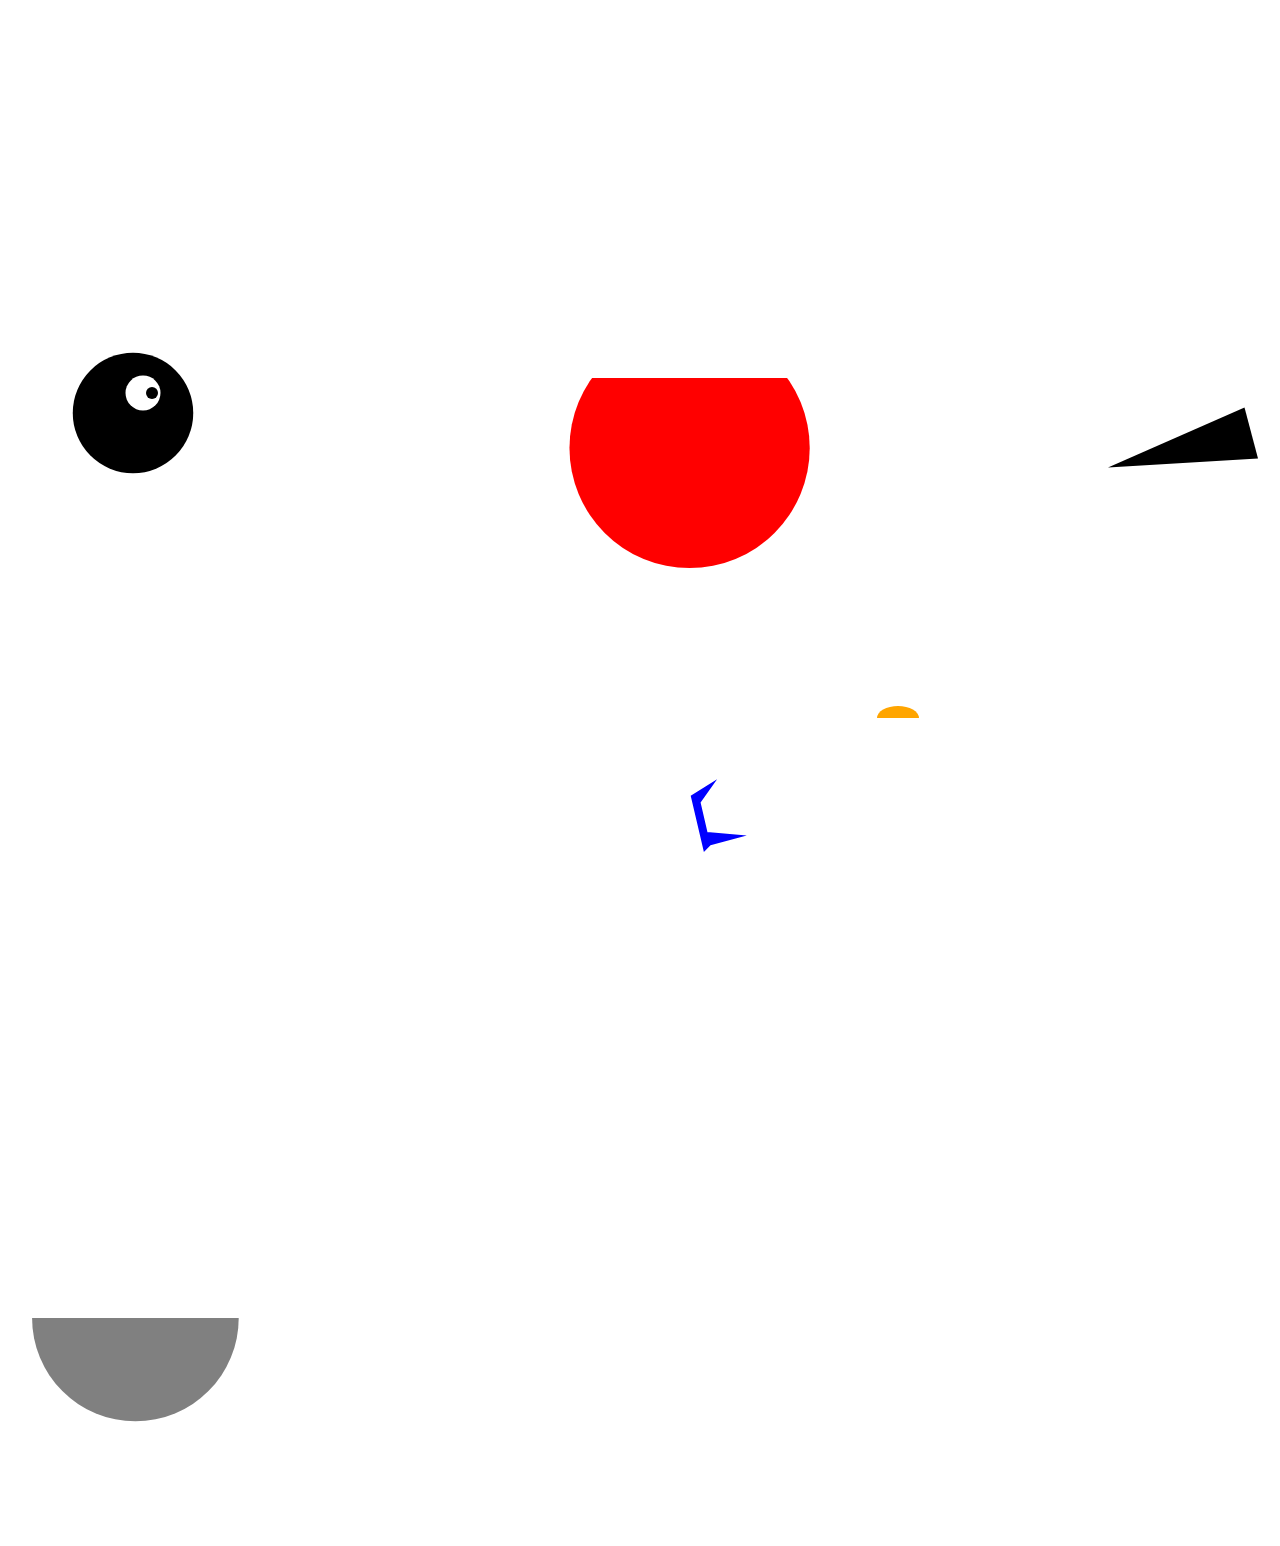
<file: Bird-animation/index.html>
<!DOCTYPE html>
<html lang="en">
<head>
    <meta charset="UTF-8">
    <meta name="viewport" content="width=device-width, initial-scale=1.0">
    <title>Document</title>
    <link rel="stylesheet" href="style.css">
</head>
<body>

    <div class="body"></div>
    
    <div class="bird">

    <div class="head">
        <div class="eye">
            <div class="small"></div>
        </div>
    </div>
    <div class="foot"></div>
    <div class="tail"></div>
    <div class="beak"></div>
    <div class="wing"></div>

    </div>
</body>
</html>
</file>
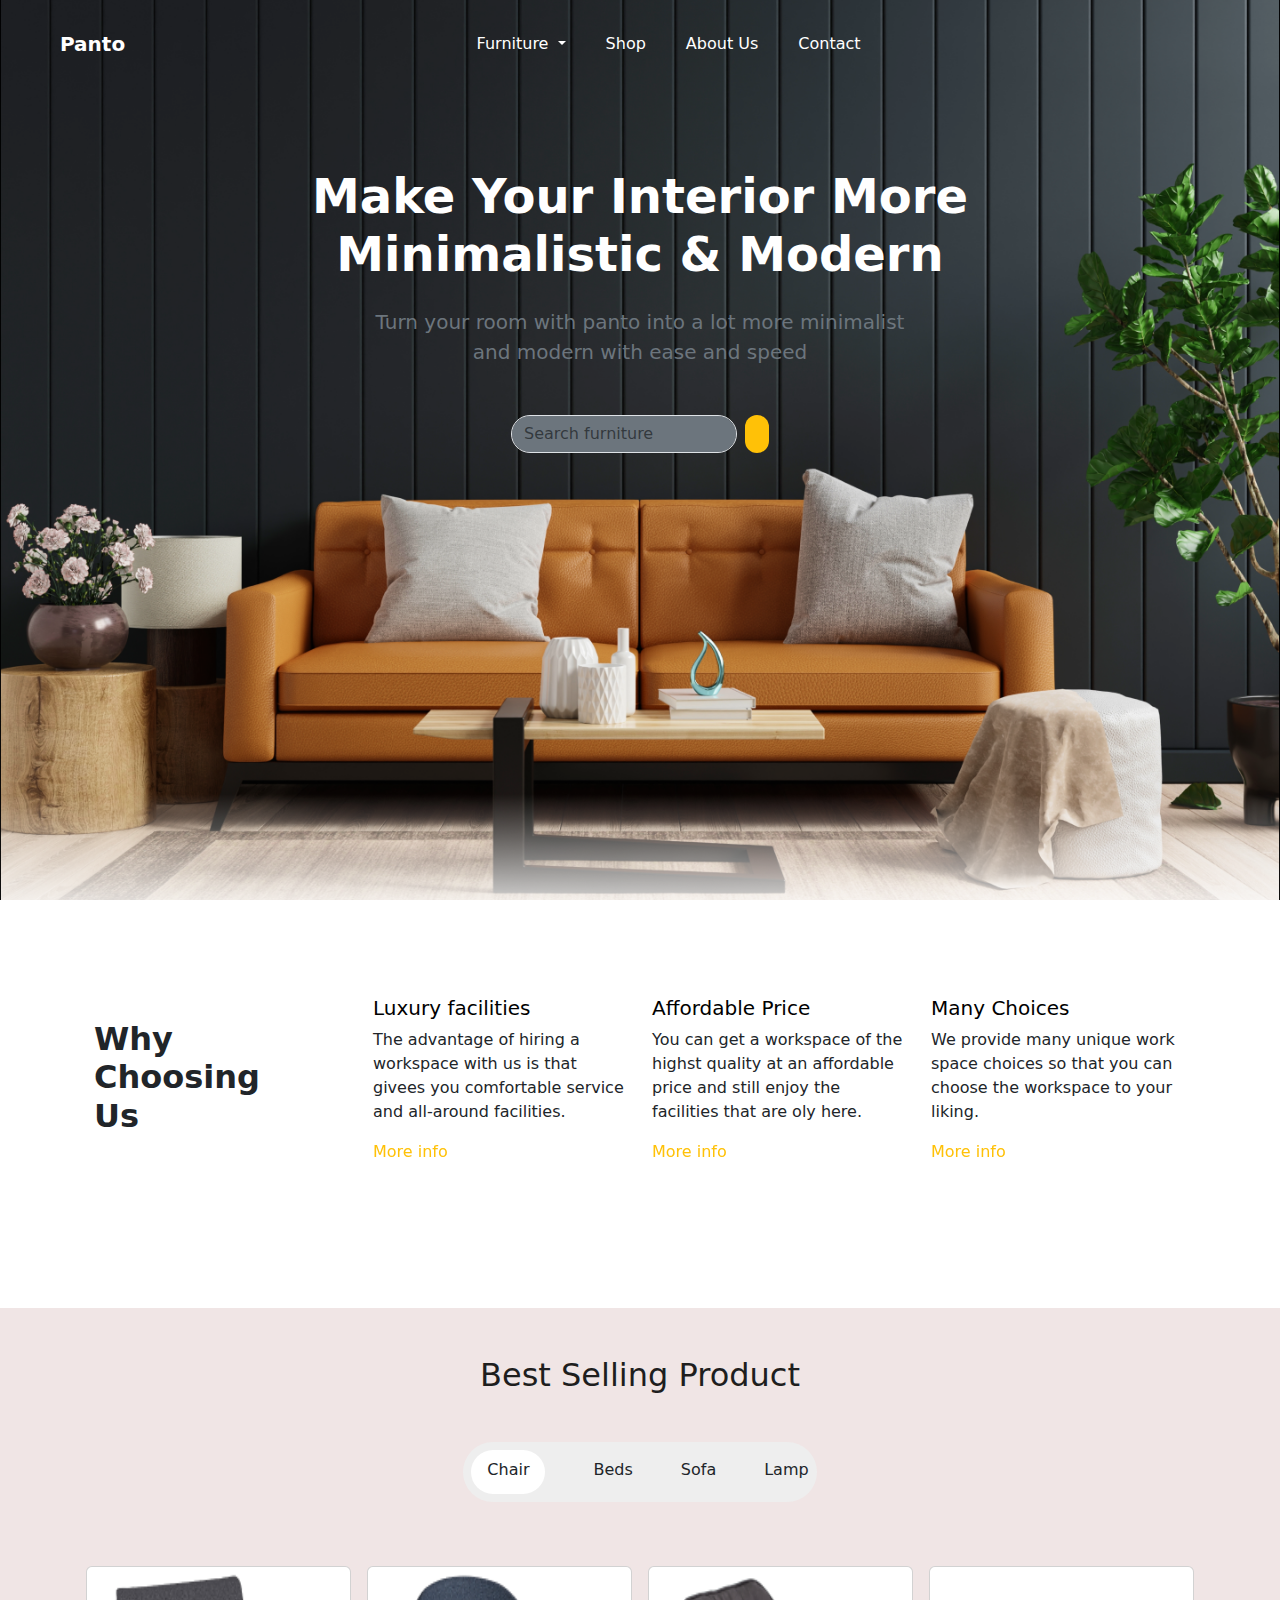
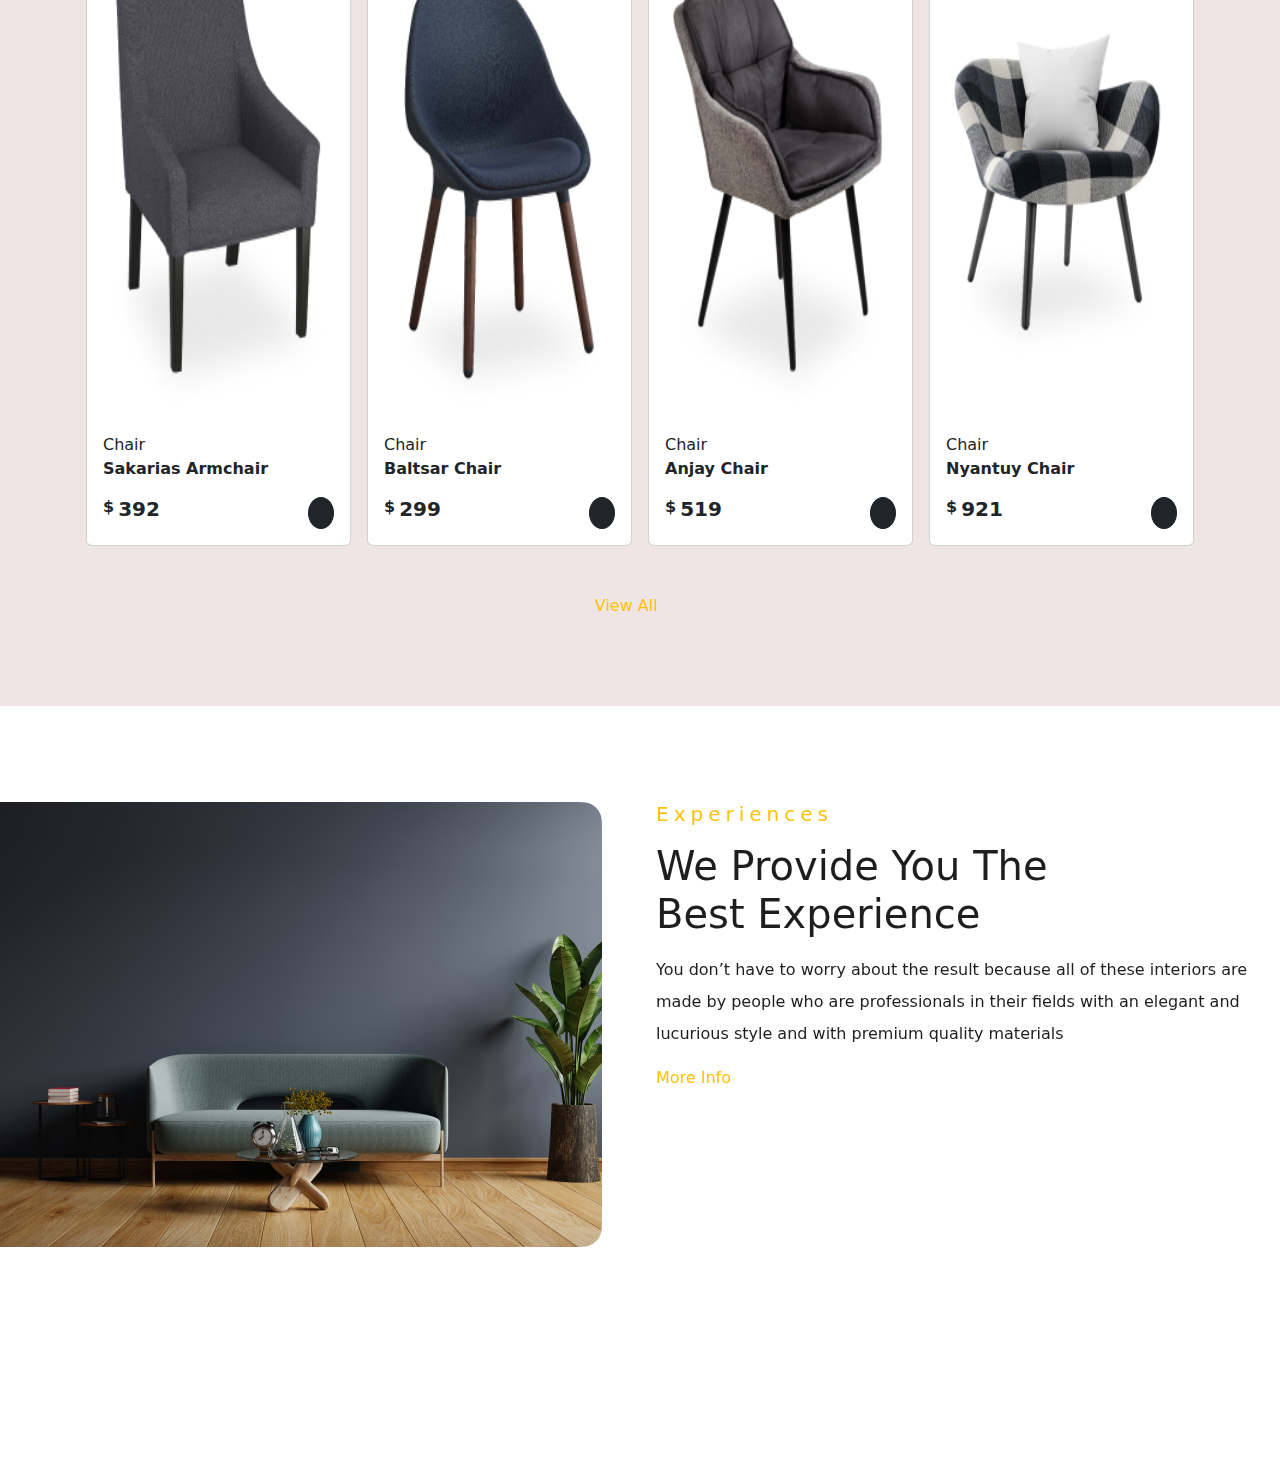
<file: Furniture/index.html>
<!DOCTYPE html>
<html lang="en">

<head>
    <meta charset="UTF-8">
    <meta name="viewport" content="width=device-width, initial-scale=1.0">
    <link rel="stylesheet" href="bootstrap-5.3.2-dist/bootstrap-5.3.2-dist/css/bootstrap.min.css">
    <title>Document</title>
    <link rel="stylesheet" href="style.css">
    <link rel="stylesheet" href="https://cdnjs.cloudflare.com/ajax/libs/font-awesome/6.4.2/css/all.min.css"
        integrity="sha512-z3gLpd7yknf1YoNbCzqRKc4qyor8gaKU1qmn+CShxbuBusANI9QpRohGBreCFkKxLhei6S9CQXFEbbKuqLg0DA=="
        crossorigin="anonymous" referrerpolicy="no-referrer" />
</head>

<body>

    <section class="hero">
        <header>
            <nav class="navbar navbar-expand-lg pt-4">
                <div class="container-fluid ">
                    <a class="navbar-brand ms-5 text-white fw-bold" href="#">Panto</a>
                    <button class="navbar-toggler" type="button" data-bs-toggle="collapse"
                        data-bs-target="#navbarNavDropdown" aria-controls="navbarNavDropdown" aria-expanded="false"
                        aria-label="Toggle navigation">
                        <span class="navbar-toggler-icon"></span>
                    </button>
                    <div class="collapse navbar-collapse" id="navbarNavDropdown">
                        <ul class="navbar-nav mx-auto ">
                            <li class="nav-item dropdown">
                                <a class="nav-link dropdown-toggle text-white me-4" href="#" role="button"
                                    data-bs-toggle="dropdown" aria-expanded="false">
                                    Furniture
                                </a>
                                <ul class="dropdown-menu">
                                    <li><a class="dropdown-item" href="#">Shop</a></li>
                                    <li><a class="dropdown-item" href="#">About Us</a></li>
                                    <li><a class="dropdown-item" href="#">Contact</a></li>
                                </ul>
                            </li>
                            <li class="nav-item ">
                                <a class="nav-link text-white me-4" href="#">Shop</a>
                            </li>
                            <li class="nav-item">
                                <a class="nav-link text-white me-4" href="#">About Us</a>
                            </li>
                            <li class="nav-item">
                                <a class="nav-link text-white me-4" href="#">Contact</a>
                            </li>

                        </ul>
                        <i class="fa-solid fa-bag-shopping me-5 fs-3 text-white">
                            <!-- <i class="fa-brands fa-creative-commons-zero fs-6"></i> -->
                        </i>


                    </div>
                </div>
            </nav>
        </header>

        <div class=" text-secondary px-4 py-5 text-center lh-base">
            <div class="py-5 ">
                <h1 class="display-5 fw-bold text-white  ">Make Your Interior More <br> Minimalistic & Modern</h1>
                <div class="col-lg-6 mx-auto">
                    <p class="fs-5 mb-5 mt-4">Turn your room with panto into a lot more minimalist <br> and modern with
                        ease
                        and speed</p>
                    <div class="d-grid gap-2 d-sm-flex justify-content-sm-center">
                         <!-- <img src="image/search.png" alt=""> -->
                        
                        
                        <form class="d-flex justify-content-center" role="search">
                            <input class="form-control me-2 rounded-5 text-bg-secondary  " type="search"
                                placeholder="Search furniture" aria-label="Search" id="search">
                            <label for="search">
                                <div class="text-bg-warning  rounded-5 p-1 ">
                                    <i class="fa-solid fa-magnifying-glass p-2 text-white fs-5"></i>
                                </div>
                            </label>
                        </form>
                    </div>
                </div>
            </div>
        </div>
    </section>

    <section class="features">
        <div class="container px-4 py-5" id="featured-3">
            <div class="row g-4 py-5 row-cols-1 row-cols-lg-4">
                <div class="feature col pt-4 ">
                    <h2 class="fw-bold w-75 fs-2">Why Choosing Us</h2>
                </div>
                <div class="feature col">

                    <h3 class="fs-5 text-body-emphasis">Luxury facilities</h3>
                    <p>The advantage of hiring a workspace with us is that givees you comfortable service and all-around
                        facilities.</p>
                    <a href="#" class="icon-link text-warning text-decoration-none">
                        More info
                        <i class="fa-solid fa-arrow-right-long"></i>
                        <svg class="bi">
                            <use xlink:href="#chevron-right"></use>
                        </svg>
                    </a>
                </div>
                <div class="feature col">

                    <h3 class="fs-5 text-body-emphasis">Affordable Price</h3>
                    <p>You can get a workspace of the highst quality at an affordable price and still enjoy the
                        facilities that are oly here.</p>
                    <a href="#" class="icon-link text-warning text-decoration-none">
                        More info
                        <i class="fa-solid fa-arrow-right-long"></i>
                        <svg class="bi ">
                            <use xlink:href="#chevron-right "></use>
                        </svg>
                    </a>
                </div>
                <div class="feature col">

                    <h3 class="fs-5 text-body-emphasis">Many Choices</h3>
                    <p>We provide many unique work space choices so that you can choose the workspace to your liking.
                    </p>
                    <a href="#" class="icon-link text-warning text-decoration-none">
                        More info
                        <i class="fa-solid fa-arrow-right-long"></i>
                        <svg class="bi">
                            <use xlink:href="#chevron-right"></use>
                        </svg>
                    </a>
                </div>
            </div>
        </div>
    </section>

    <section class="my-5 " style="background-color: rgb(240, 229, 229);">
        <h2 class="text-center pt-5" style=" color: #1E1E1E;">Best Selling Product</h2>
     
         <div class="my-5 d-flex justify-content-center text-center">
            <div class="d-flex gap-5 rounded-pill " style="background-color: #EEEEEE; height: 60px; ">
                <div class="bg-white rounded-pill text-center mt-2 ms-2 mb-2">
                    <p class="pt-2 ps-3 pe-3">Chair</p>
                </div>
                <p class="pt-3">Beds</p>
                <p class="pt-3">Sofa</p>
                <p class="pt-3 pe-2">Lamp</p>
            </div>
     
       </div>

        <div class=" container row g-3 mx-auto my-5">
            <div class="col-12 col-sm-6 col-md-3">
                <div class="card">
                    <img src="image/Group 3742.png" class="card-img-top" alt="..." style="height: 50vh;">
                    <div class="card-body">
                        <p class="card-text">Chair <br> <span class="card-title fw-bold">Sakarias Armchair</span> <br>
                            <span class="d-flex gap-1">
                                <i class="fa-solid fa-star text-warning"></i>
                                <i class="fa-solid fa-star text-warning"></i>
                                <i class="fa-solid fa-star text-warning"></i>
                                <i class="fa-solid fa-star text-warning"></i>
                                <i class="fa-solid fa-star text-warning"></i>
                            </span>
                        </p>

                        <div class="d-flex justify-content-between">
                            <h6 class="fw-bold fs-5 d-flex gap-1"><span class="fs-6">$</span> 392</h6>
                            <a href="#" class="btn btn-dark rounded-circle"><i class="fa-solid fa-plus fs-5 "></i></a>
                        </div>
                    </div>
                </div>
            </div>
            <div class="col-12 col-sm-6 col-md-3">
                <div class="card">
                    <img src="image/Group 3742(2).png" class="card-img-top" alt="..." style="height: 50vh;">
                    <div class="card-body">
                        <p class="card-text">Chair <br> <span class="card-title fw-bold">Baltsar Chair</span> <br>
                            <span class="d-flex gap-1">
                                <i class="fa-solid fa-star text-warning"></i>
                                <i class="fa-solid fa-star text-warning"></i>
                                <i class="fa-solid fa-star text-warning"></i>
                                <i class="fa-solid fa-star text-warning"></i>
                                <i class="fa-solid fa-star text-warning"></i>
                            </span>
                        </p>

                        <div class="d-flex justify-content-between">
                            <h6 class="fw-bold fs-5 d-flex gap-1"><span class="fs-6">$</span> 299</h6>
                            <a href="#" class="btn btn-dark rounded-circle"><i class="fa-solid fa-plus fs-5 "></i></a>
                        </div>
                    </div>
                </div>
            </div>
            <div class="col-12 col-sm-6 col-md-3">
                <div class="card">
                    <img src="image/Group 3742 (1).png" class="card-img-top" alt="..." style="height: 50vh;">
                    <div class="card-body">
                        <p class="card-text">Chair <br> <span class="card-title fw-bold">Anjay Chair</span> <br>
                            <span class="d-flex gap-1">
                                <i class="fa-solid fa-star text-warning"></i>
                                <i class="fa-solid fa-star text-warning"></i>
                                <i class="fa-solid fa-star text-warning"></i>
                                <i class="fa-solid fa-star text-warning"></i>
                                <i class="fa-solid fa-star text-warning"></i>
                            </span>
                        </p>

                        <div class="d-flex justify-content-between">
                            <h6 class="fw-bold fs-5 d-flex gap-1"><span class="fs-6">$</span> 519</h6>
                            <a href="#" class="btn btn-dark rounded-circle"><i class="fa-solid fa-plus fs-5 "></i></a>
                        </div>
                    </div>
                </div>
            </div>
            <div class="col-12 col-sm-6 col-md-3">
                <div class="card">
                    <img src="image/Group 3742 (4).png" class="card-img-top" alt="..." style="height: 50vh;">
                    <div class="card-body">
                        <p class="card-text">Chair <br> <span class="card-title fw-bold">Nyantuy Chair</span> <br>
                            <span class="d-flex gap-1">
                                <i class="fa-solid fa-star text-warning"></i>
                                <i class="fa-solid fa-star text-warning"></i>
                                <i class="fa-solid fa-star text-warning"></i>
                                <i class="fa-solid fa-star text-warning"></i>
                                <i class="fa-solid fa-star text-warning"></i>
                            </span>
                        </p>

                        <div class="d-flex justify-content-between">
                            <h6 class="fw-bold fs-5 d-flex gap-1"><span class="fs-6">$</span> 921</h6>
                            <a href="#" class="btn btn-dark rounded-circle"><i class="fa-solid fa-plus fs-5 "></i></a>
                        </div>
                    </div>
                </div>
            </div>


            <div class="col d-flex justify-content-center mt-5">
                <a href="#" class="icon-link text-warning text-decoration-none">
                    View All
                    <i class="fa-solid fa-arrow-right-long"></i>
                    <svg class="bi">
                        <use xlink:href="#chevron-right"></use>
                    </svg>
            </div>



        </div>




        </div>
        </div>

    </section>

    <section class="qaulity my-5">
        <div class="row">
            <div class="col-12 col-sm-12 col-md-6">
                <div class="img-sofa">
                </div>
            </div>

            <div class="col-12 col-sm-12 col-md-6 ps-3 " >
                <h6 class="fs-5" style="letter-spacing: 5px;">Experiences</h6>
                <h1 class="my-3" style=" color: #1E1E1E;">We Provide You The <br> Best Experience</h1>
                
                <p class="col-12 lh-lg"  style=" color: #1E1E1E;">You don’t have to worry about the result because all of these interiors
                    are made by people who are professionals in their fields with an elegant and lucurious style and
                    with premium quality materials</p>

                    <p>More Info <i class="fa-solid fa-arrow-right-long"></i></p>

            </div>
        </div>
    </section>


    <script src="bootstrap-5.3.2-dist/bootstrap-5.3.2-dist/js/bootstrap.bundle.min.js"></script>
</body>

</html>
</file>
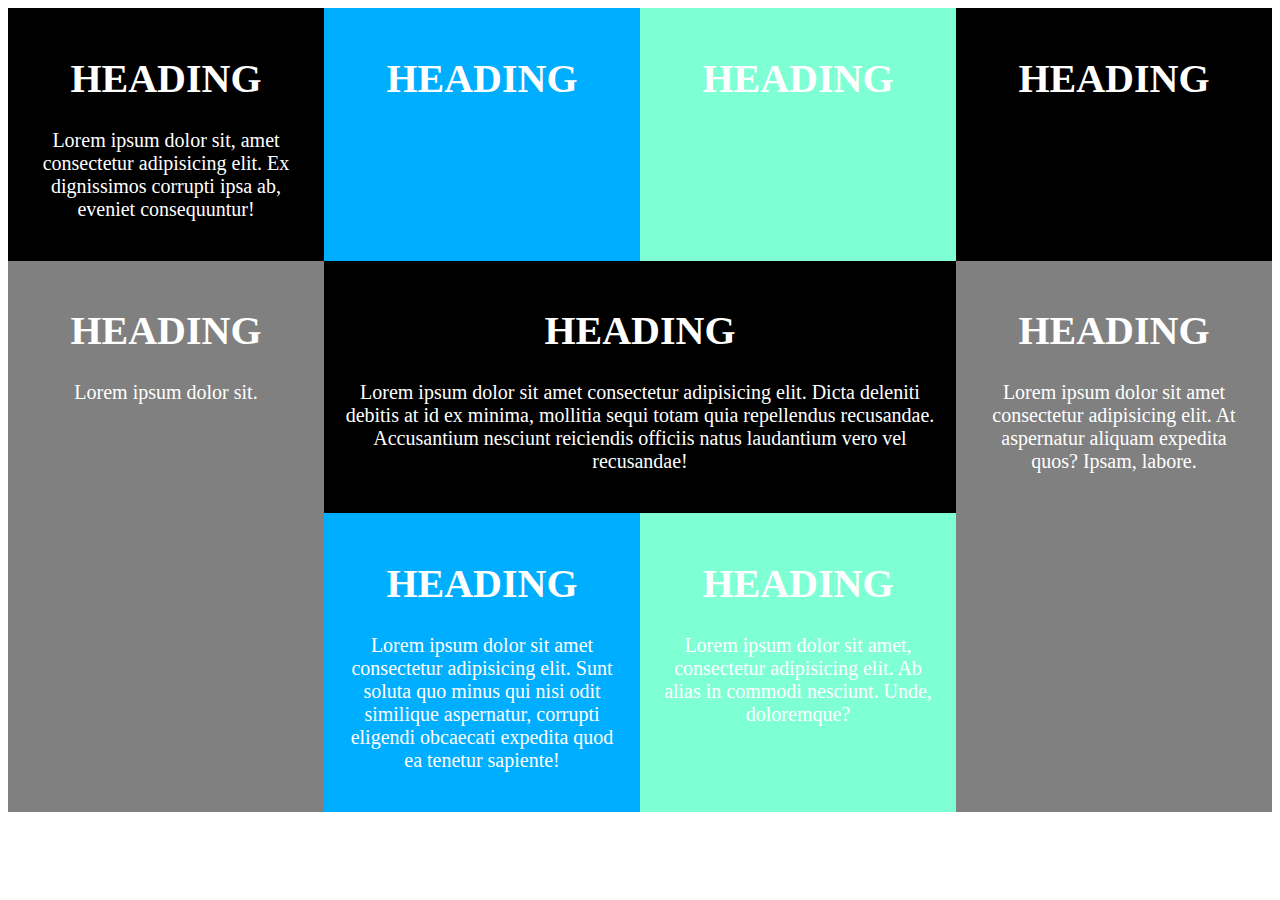
<file: Grid/index.html>
<!DOCTYPE html>
<html lang="en">
<head>
    <meta charset="UTF-8">
    <meta name="viewport" content="width=device-width, initial-scale=1.0">
    <title>Document</title>
    <link rel="stylesheet" href="style.css">
</head>
<body>
    

    <div class="grid-con">
        <div class="grid-item"><h1>HEADING</h1>
        <p>Lorem ipsum dolor sit, amet consectetur adipisicing elit. Ex dignissimos corrupti ipsa ab, eveniet consequuntur!</p></div>
        <div class="grid-item"><h1>HEADING</h1></div>
        <div class="grid-item"><h1>HEADING</h1></div>
        <div class="grid-item"><h1>HEADING</h1></div>
        <div class="grid-item"><h1>HEADING</h1>
        <p> Lorem ipsum dolor sit.</p></div>
        <div class="grid-item"><h1>HEADING</h1>
        <p>Lorem ipsum dolor sit amet consectetur adipisicing elit. Dicta deleniti debitis at id ex minima, mollitia sequi totam quia 
            repellendus recusandae. Accusantium nesciunt reiciendis officiis natus laudantium vero vel recusandae!</p></div>
        <div class="grid-item"><h1>HEADING</h1>
        <p>Lorem ipsum dolor sit amet consectetur adipisicing elit. At aspernatur aliquam expedita quos? Ipsam, labore.</p></div>
        <div class="grid-item"><h1>HEADING</h1>
        <p>Lorem ipsum dolor sit amet consectetur adipisicing elit. Sunt soluta quo minus qui nisi odit similique aspernatur,
         corrupti eligendi obcaecati expedita quod ea tenetur sapiente!</p></div>
        <div class="grid-item"><h1>HEADING</h1>
        <p>Lorem ipsum dolor sit amet, consectetur adipisicing elit. Ab alias in commodi nesciunt. Unde, doloremque?</p></div>
    </div>
</body>
</html>
</file>
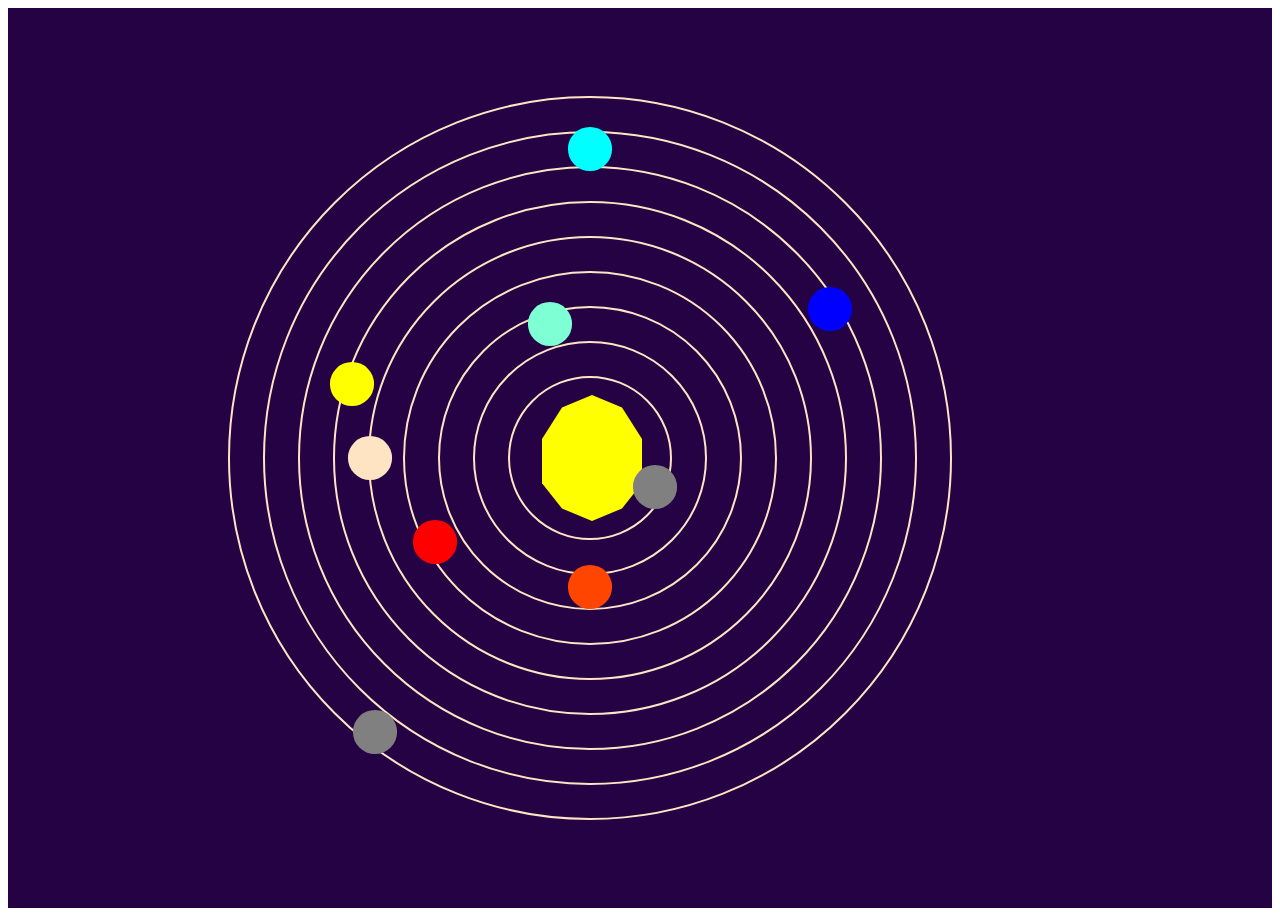
<file: solar system/index.html>
<!DOCTYPE html>
<html lang="en">

<head>
    <meta charset="UTF-8">
    <meta name="viewport" content="width=device-width, initial-scale=1.0">
    <title>Document</title>
    <link rel="stylesheet" href="style.css">
</head>

<body>
    <main>
        <div class="circle1">     <div class="planet1"></div>
            <div class="circle2">  <div class="planet2"></div>
                <div class="circle3">  <div class="planet3"></div>
                    <div class="circle4"><div class="planet4"></div>
                        <div class="circle5">  <div class="planet5"></div>
                            <div class="circle6"> <div class="planet6"></div>
                                <div class="circle7">  <div class="planet7"></div>
                                    <div class="circle8"><div class="planet8"></div>
                                        <div class="circle9"> <div class="planet9"></div>
                                       </div>
                                    </div>
                                </div>
                            </div>
                        </div>
                    </div>
                </div>
            </div>
        </div>

        <div class="sun"></div>

    </main>



</body>

</html>
</file>
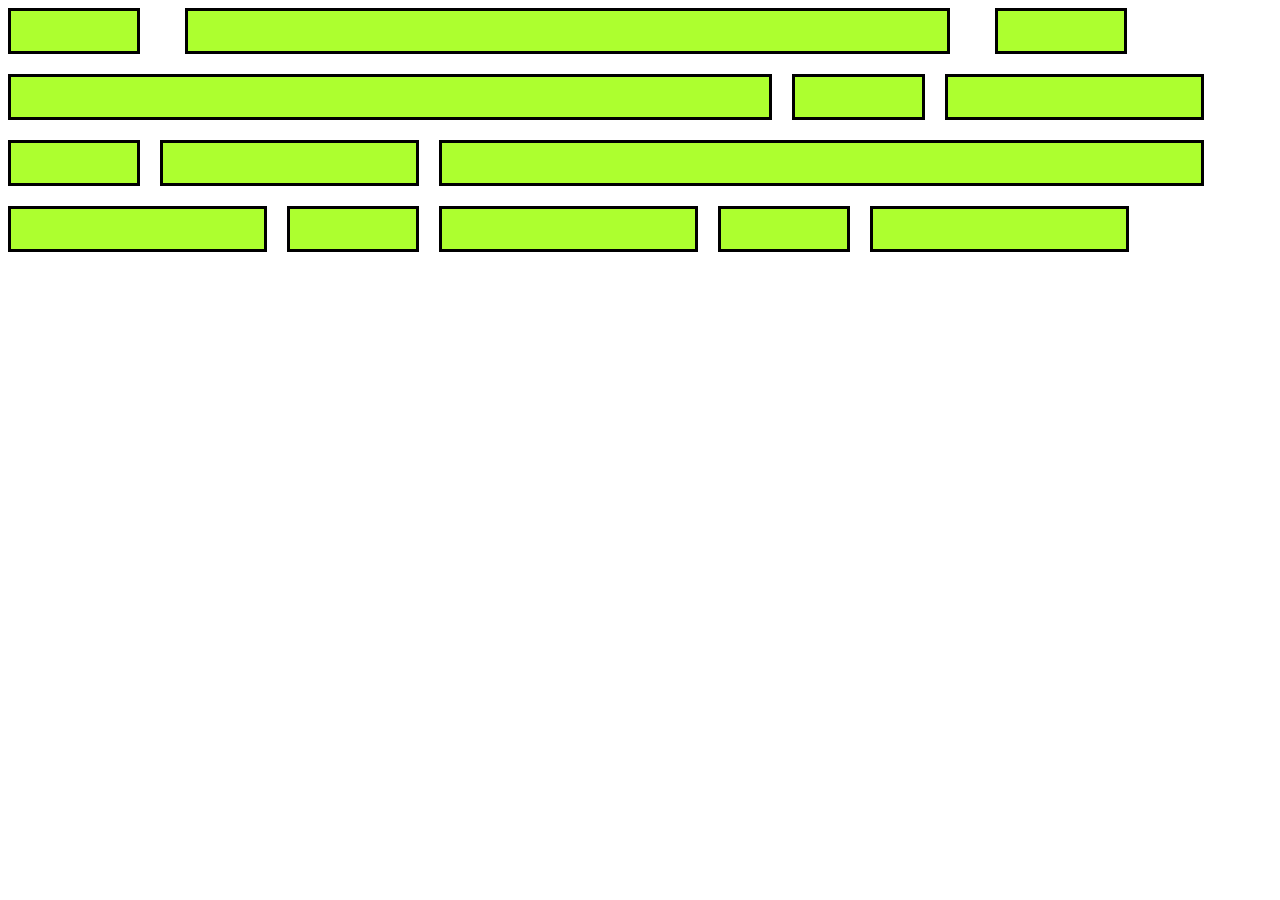
<file: Flexbox/table1/index.html>
<!DOCTYPE html>
<html lang="en">
<head>
    <meta charset="UTF-8">
    <meta name="viewport" content="width=device-width, initial-scale=1.0">
    <link rel="stylesheet" href="style.css">
    <title>Document</title>
</head>
<body>

<main>
 <div class="con">
    <div class="box"></div>
    <div class="box"></div>
    <div class="box"></div>
 </div>
    <div class="box"></div>
    <div class="box"></div>
    <div class="box"></div>
    <div class="box"></div>
    <div class="box"></div>
    <div class="box"></div>
    <div class="box"></div>
    <div class="box"></div>
    <div class="box"></div>
    <div class="box"></div>
    <div class="box"></div>
   
</main>
    
</body>
</html>
</file>
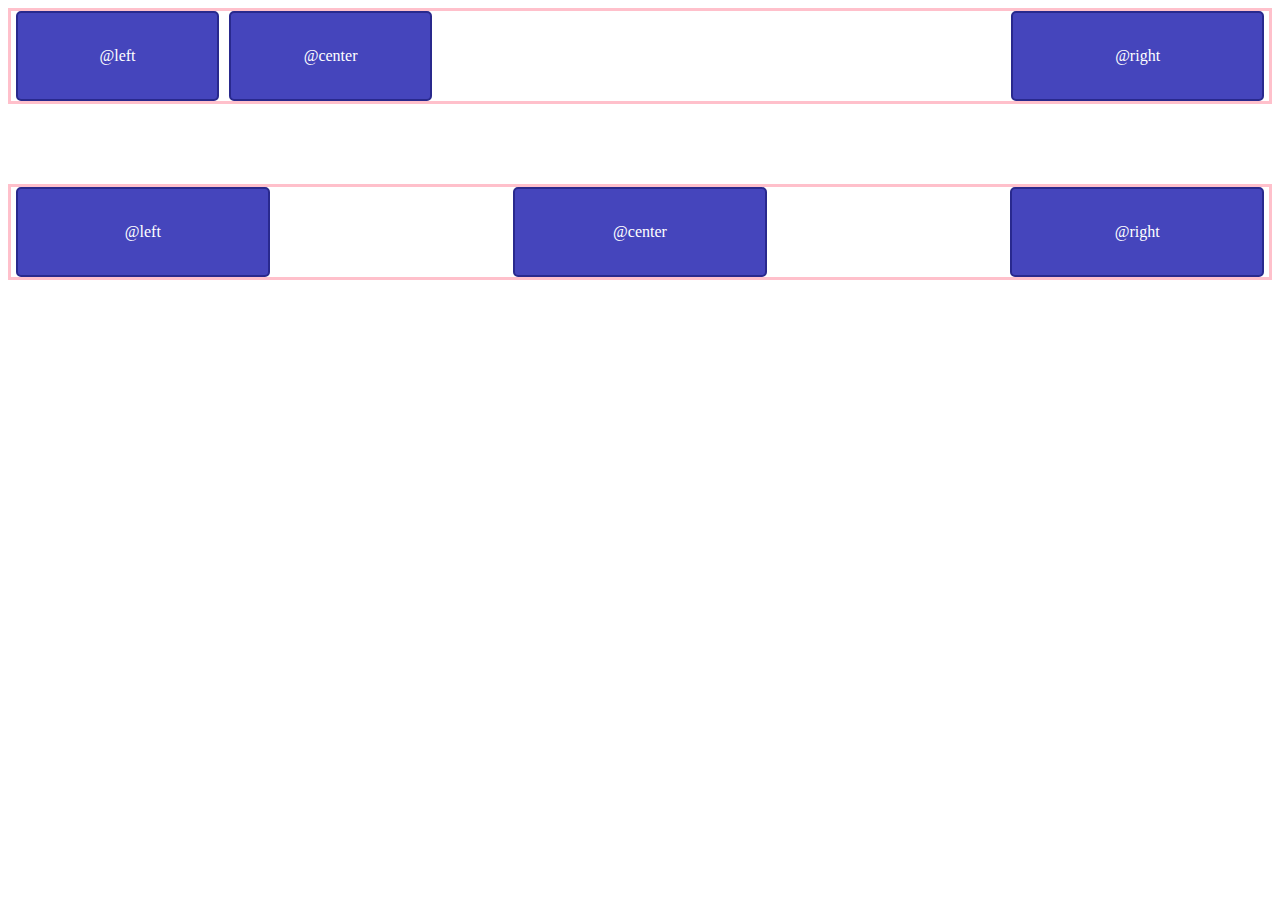
<file: Flexbox/table2/index.html>
<!DOCTYPE html>
<html lang="en">
<head>
    <meta charset="UTF-8">
    <meta name="viewport" content="width=device-width, initial-scale=1.0">
    <link rel="stylesheet" href="style.css">
    <title>Document</title>
</head>
<body>
   <main>
    <div class="con">

        <div class="con2"> 
            <div class="box">@left</div>
            <div class="box">@center</div>
        </div>

        <div class="box">@right</div>

    </div>
   <div class="con">
    <div class="box">@left</div>
    <div class="box">@center</div>
    <div class="box">@right</div>
   </div>
   </main>
   
</body>
</html>
</file>
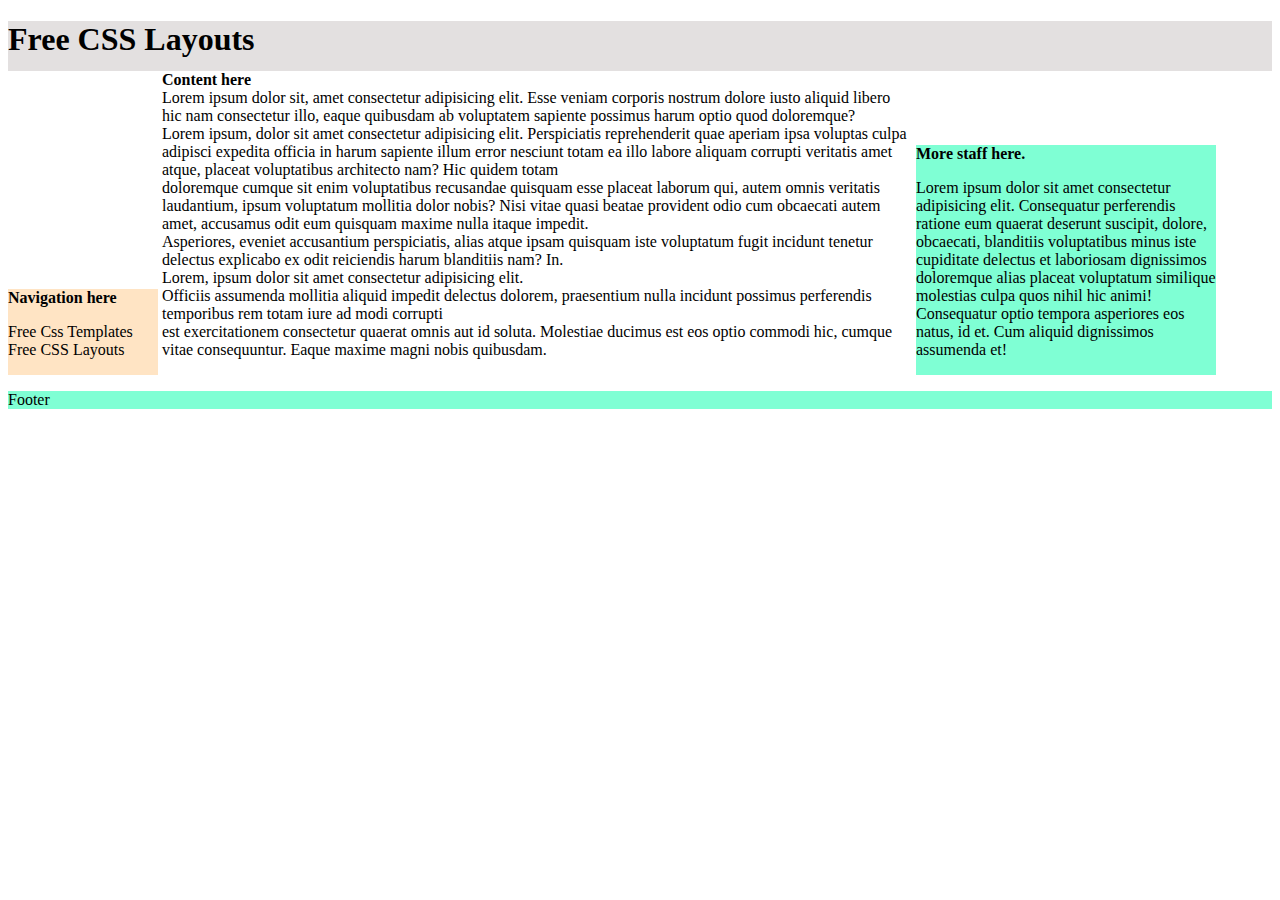
<file: homework1/task.html>
<!DOCTYPE html>
<html lang="en">
<head>
    <meta charset="UTF-8">
    <meta name="viewport" content="width=device-width, initial-scale=1.0">
    <title>Document</title>
    <link rel="stylesheet" href="style.css">
</head>
<body>

 
    <div class="head-box"> <h1>Free CSS Layouts</h1> </div>
    
    
     <div class="box1"> <b>Navigation here</b>  <p> Free Css Templates  Free CSS Layouts</p></div>
    
     <div class="box2"> <b>Content here</b> <br> Lorem ipsum dolor sit, amet consectetur adipisicing elit.
         Esse veniam corporis nostrum dolore iusto aliquid libero hic nam consectetur illo, eaque quibusdam ab voluptatem
          sapiente possimus harum optio quod doloremque? <br>
        Lorem ipsum, dolor sit amet consectetur adipisicing elit. Perspiciatis reprehenderit quae aperiam ipsa voluptas culpa
         adipisci expedita officia in harum sapiente illum error nesciunt totam ea illo labore aliquam corrupti veritatis amet atque, 
         placeat voluptatibus architecto nam? Hic quidem totam <br> doloremque cumque sit enim voluptatibus recusandae quisquam esse placeat
          laborum qui, autem omnis veritatis laudantium, ipsum voluptatum mollitia dolor nobis? Nisi vitae quasi beatae provident odio 
          cum obcaecati autem amet, accusamus odit eum quisquam maxime nulla itaque impedit. <br> Asperiores, eveniet accusantium perspiciatis,
         alias atque ipsam quisquam iste voluptatum fugit incidunt tenetur delectus explicabo ex odit reiciendis harum blanditiis nam? In. <br>
        Lorem, ipsum dolor sit amet consectetur adipisicing elit. <br>Officiis assumenda mollitia aliquid impedit delectus dolorem, praesentium 
        nulla incidunt possimus perferendis temporibus rem totam iure ad modi corrupti <br>est exercitationem consectetur quaerat omnis aut id 
        soluta. Molestiae ducimus est eos optio commodi hic, cumque vitae consequuntur. Eaque maxime magni nobis quibusdam.</div>
     <div class="box3"> <b>More staff here.</b> <p>Lorem ipsum dolor sit amet consectetur adipisicing elit. Consequatur perferendis
         ratione eum quaerat deserunt suscipit, dolore, obcaecati, blanditiis voluptatibus minus iste cupiditate delectus et laboriosam 
         dignissimos doloremque alias placeat voluptatum similique molestias culpa quos nihil hic animi! Consequatur optio tempora 
         asperiores eos natus, id et. Cum aliquid dignissimos assumenda et!</p></div>
    
    
         <div class="box-end"> <p>Footer</p></div>

</body>
</html>
</file>
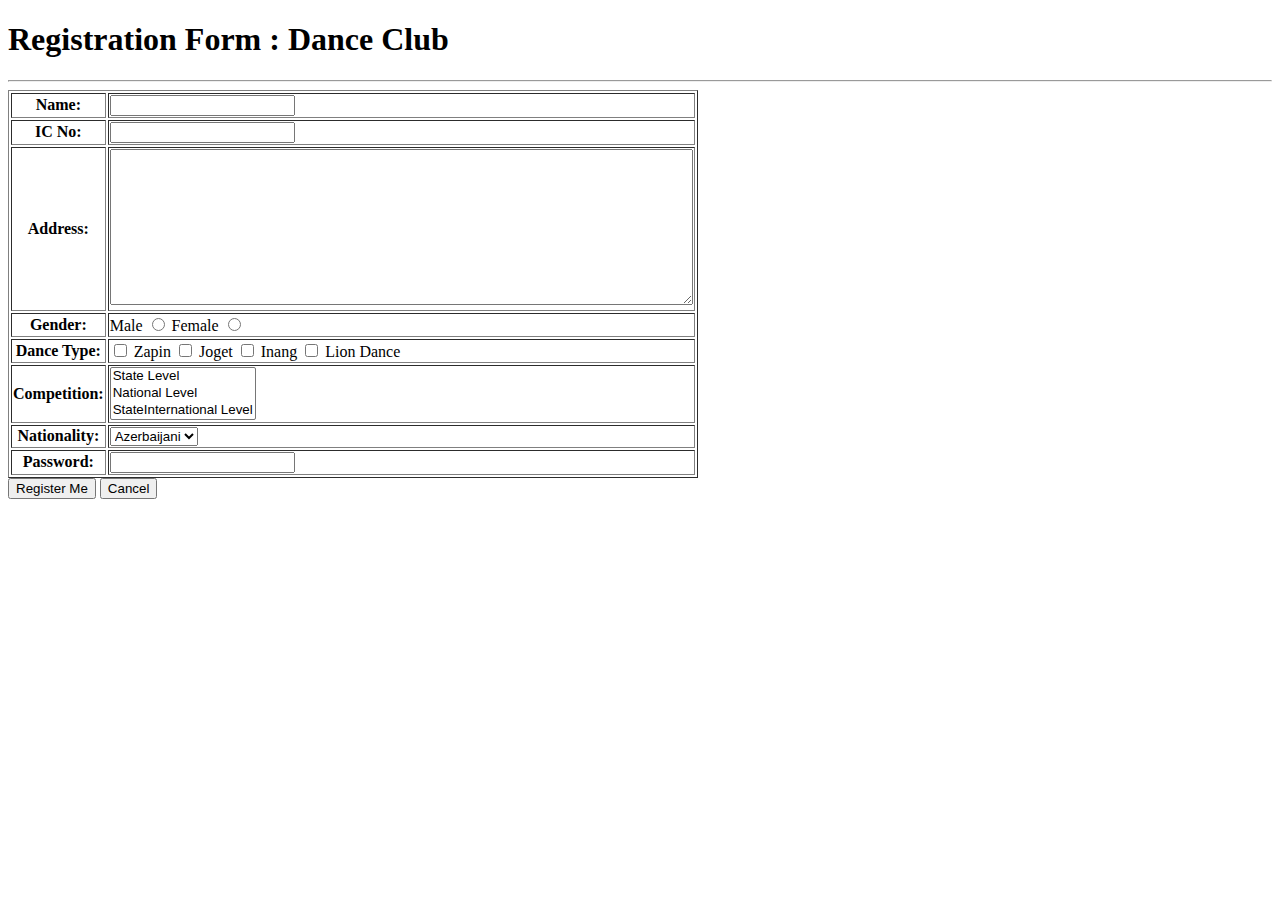
<file: tables/task1.html>
<!DOCTYPE html>
<html lang="en">
<head>
    <meta charset="UTF-8">
    <meta name="viewport" content="width=device-width, initial-scale=1.0">
    <title>Document</title>
</head>
<body>
  <h1>Registration Form : Dance Club</h1>
  <hr>
  <form action=""><table border="1">
    <tr>
           <th> <label for="name">Name:   </label></th>
           <td> <input type="text" id="name" required></td>
       </tr>
       <tr>
           <th> <label for="IC">IC No:</label></th>
           <td> <input type="number" id="IC"></td>
       </tr>
       <tr>
           <th><label for="address">Address:</label></th>
           <td><textarea  name="" id="address" cols="70" rows="10"></textarea></td>
       </tr>
       <tr>
           <th><label for="Gender">Gender:</label></th>
           <td> <label for="male">Male</label>
           <input type="radio" id="male" name="unique" >
           <label for="female">Female</label>
           <input type="radio" id="female" name="unique" >
           </td>
        </tr>

        <tr>
           <th><label for="">Dance Type:</label></th>
           <td><input type="checkbox" id="zapin">
               <label for="zapin">Zapin</label>

               <input type="checkbox" id="Joget">
               <label for="Joget">Joget</label>

               <input type="checkbox" id="Inang">
               <label for="Inang">Inang</label>

               <input type="checkbox" id="Lion Dance">
               <label for="Lion Dance">Lion Dance</label>
                </td>
               </tr>
                <tr>
                   <th><label for="competition">Competition:</label></th>
                   <td><select size="3" name="" id="competition">
                       <option value="State Level">State Level</option>
                       <option value="National Level">National Level</option>
                       <option value="StateInternational Level">StateInternational Level</option>
                   </select></td>
                </tr>

                <tr>
                   <th><label  for="nationality">Nationality: </label></th>
                   <td> <select name="" id="nationality" >
                      
                      <option value="Azerbaijani">Azerbaijani</option> 
                      <option value="Turkish">Turkish</option> 
                      <option value="Russian">Russian</option> 
                      <option value="American">American</option> 
                 
                   </select></td>
                </tr>
        
        <tr>
           <th><label for="Password">Password:</label></th>
           <td><input type="password" id="Password"></td>
</tr>
   
 </table>

 <button>Register Me</button>
 <button>Cancel</button>




  </form>
  

    </body>
</html>
</file>
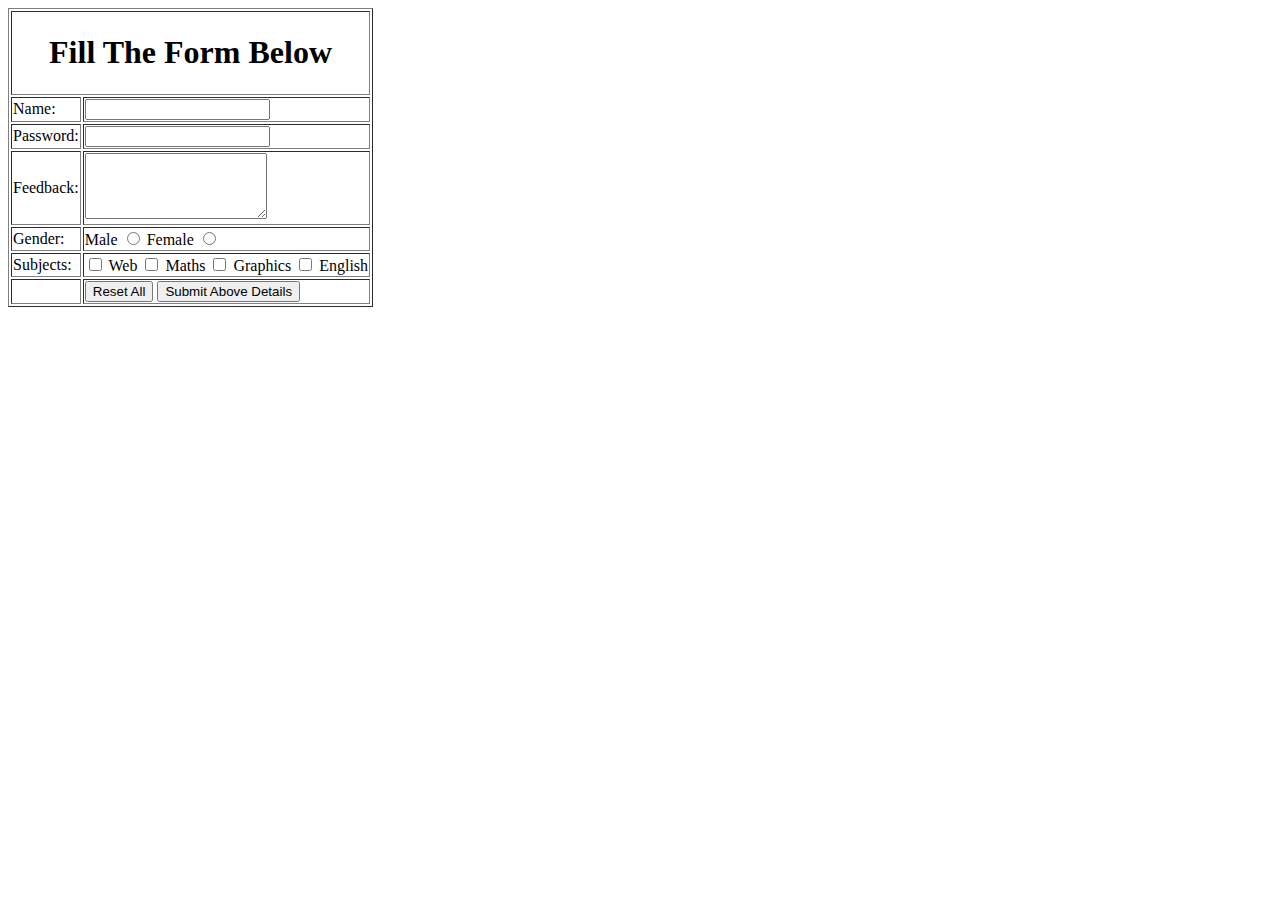
<file: tables/task2.html>
<!DOCTYPE html>
<html lang="en">
<head>
    <meta charset="UTF-8">
    <meta name="viewport" content="width=device-width, initial-scale=1.0">
    <title>Document</title>
</head>
<body>
    <form action="">
        <table border="1">
            <thead>
                <tr>
                    <th colspan="2"> <h1>Fill The Form Below</h1></th>
                </tr>
              
            </thead>
            <tbody>
                <tr>
                    <td><label for="name">Name:</label></td>
                    <td><input type="text" id="name" required></td>
                </tr>

                <tr>
                    <td><label for="password">Password:</label></td>
                    <td><input type="password" id="password"></td>
                </tr>

                <tr>
                    <td><label for="feedback">Feedback:</label></td>
                    <td><textarea name="" id="feedback" cols="20" rows="4"></textarea></td>
                </tr>
                <tr>
                    <td><label for="gender">Gender:</label></td>
                    <td>
                    <label for="male">Male</label>
                    <input type="radio" name="u" id="male">

                    <label for="Female">Female</label>
                    <input type="radio" name="u" id="Female">
                </td>
 </tr>

                     <tr>
                        <td><label for=""> Subjects:</label></td>
                        <td>
                             
                            <input type="checkbox" id="web">
                            <label for="web">Web</label>
                            
                            <input type="checkbox" id="Maths">
                            <label for="Maths">Maths</label>
                            
                            <input type="checkbox" id="Graphics">
                            <label for="Graphics">Graphics</label>
                           
                            <input type="checkbox" id="English">
                            <label for="English">English</label>
                            
                        </td> </tr>

                        <tr>  <td></td>
                        <td>
                            <input type="reset" name="" id="" value="Reset All">
                            <input type="Submit" name="" id="" value="Submit Above Details">
                        </td></tr>
            </tbody>
        </table>
    </form>
    
</body>
</html>
</file>
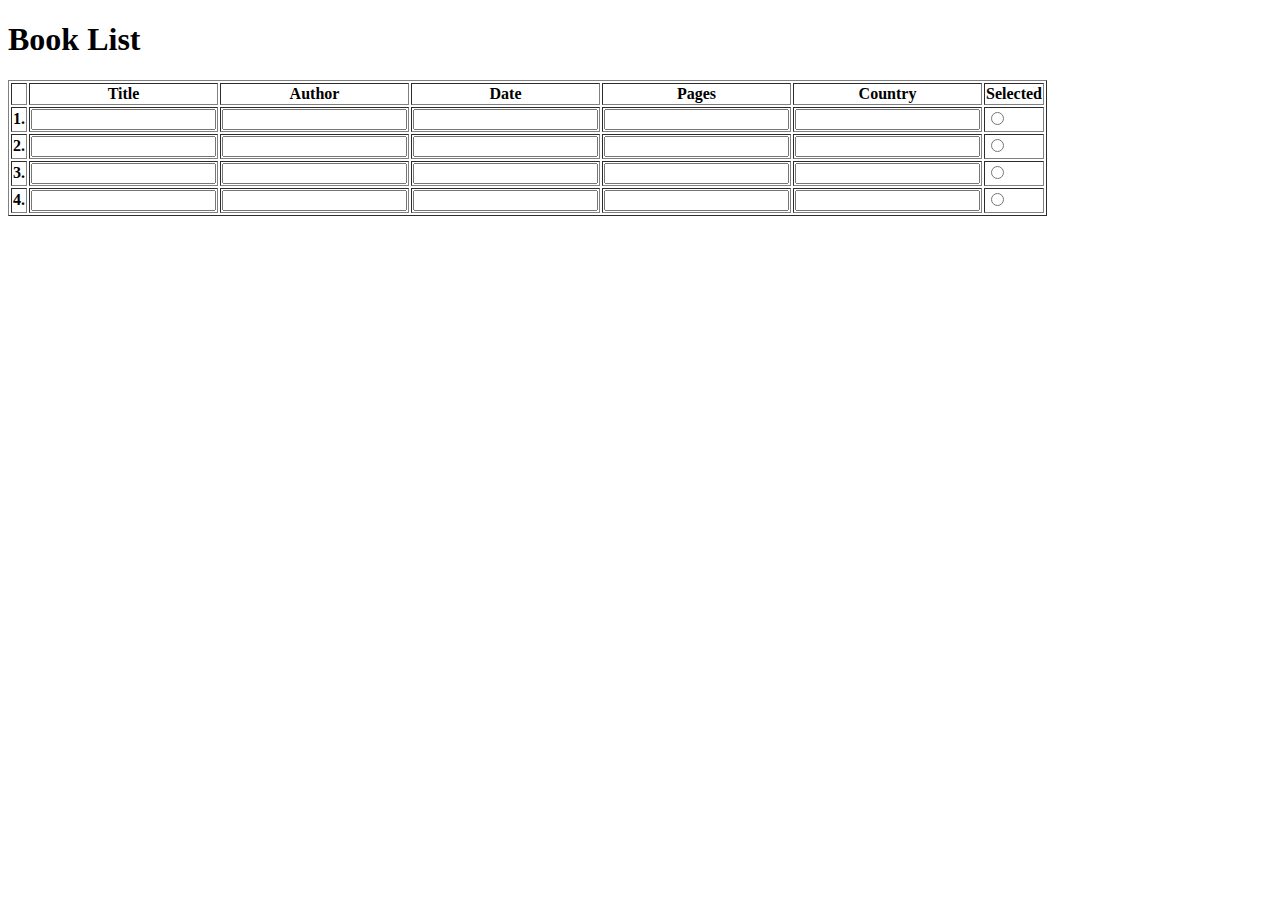
<file: tables/task3.html>
<!DOCTYPE html>
<html lang="en">
<head>
    <meta charset="UTF-8">
    <meta name="viewport" content="width=device-width, initial-scale=1.0">
    <title>Document</title>
</head>
<body>
    <h1>Book List</h1>

    <table border="1">
        <thead>
            <tr> <th></th>
                <th>Title</th>
                <th>Author</th>
                <th>Date</th>
                <th>Pages</th>
                <th>Country</th>
                <th>Selected</th>
            </tr>
            <tr>
                <th><label for="1">1.</label></th>
                <td><input type="text" name="" id="1" ></td>
                <td><input type="text" name="" id="" ></td>
                <td><input type="text" name="" id="" ></td>
                <td><input type="text" name="" id="" ></td>
                <td><input type="number" name="" id=""></td>
                <td><input type="radio" name="" id=""></td>
            </tr>
            <tr>
                <th><label for="2">2.</label></th>
                <td><input type="text" name="" id="2" ></td>
                <td><input type="text" name="" id="" ></td>
                <td><input type="text" name="" id="" ></td>
                <td><input type="text" name="" id="" ></td>
                <td><input type="number" name="" id=""></td>
                <td><input type="radio" name="" id=""></td>
            </tr>
            <tr>
                <th><label for="3">3.</label></th>
                <td><input type="text" name="" id="3" ></td>
                <td><input type="text" name="" id="" ></td>
                <td><input type="text" name="" id="" ></td>
                <td><input type="text" name="" id="" ></td>
                <td><input type="number" name="" id=""></td>
                <td><input type="radio" name="" id=""></td>
            </tr>
            <tr>
                <th><label for="4">4.</label></th>
                <td><input type="text" name="" id="4" ></td>
                <td><input type="text" name="" id="" ></td>
                <td><input type="text" name="" id="" ></td>
                <td><input type="text" name="" id="" ></td>
                <td><input type="number" name="" id=""></td>
                <td><input type="radio" name="" id=""></td>
            </tr>


        </thead>
    </table>
</body>
</html>
</file>
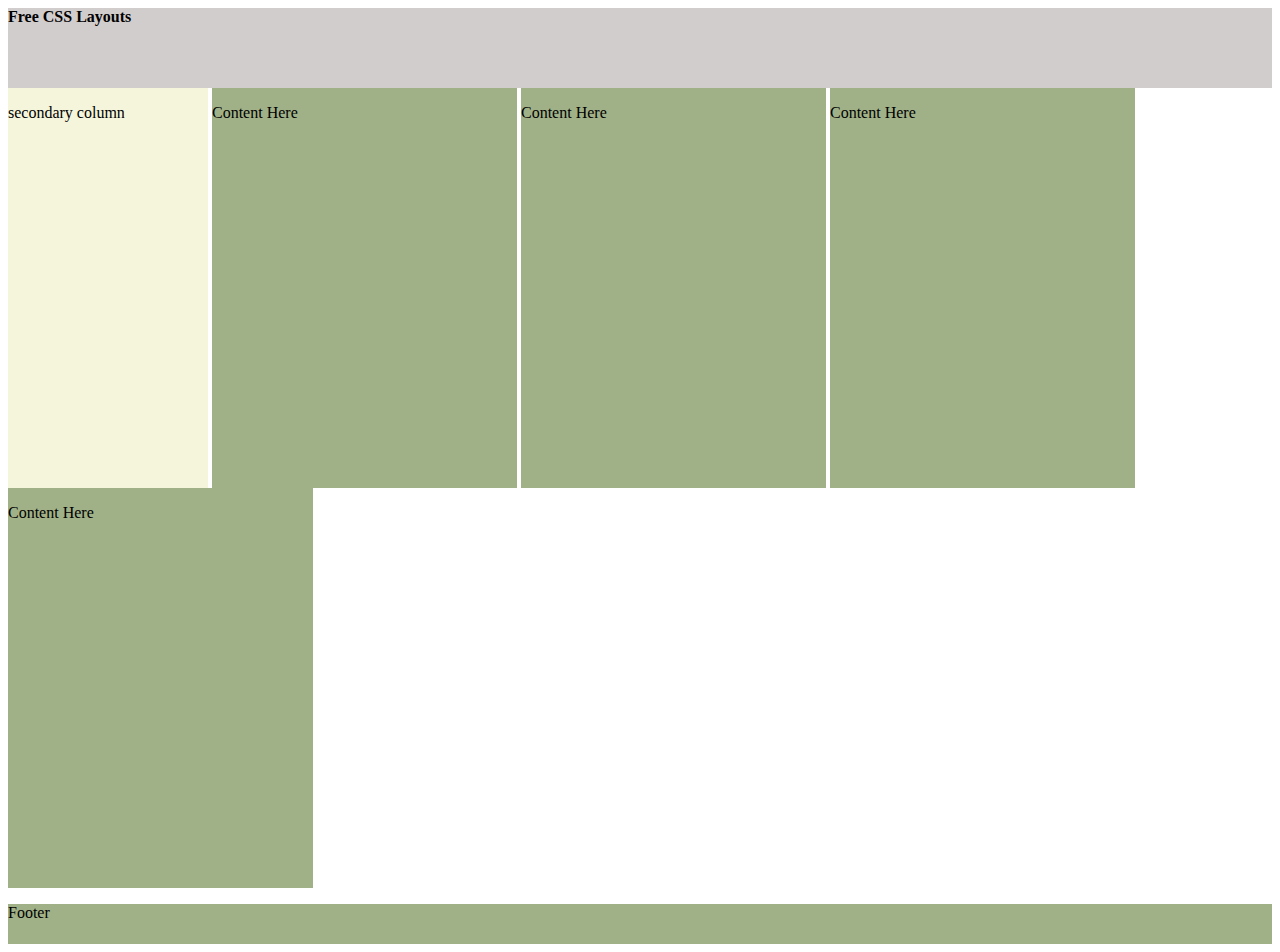
<file: CSS-layouts/layout1/task.html>
<!DOCTYPE html>
<html lang="en">
<head>
    <meta charset="UTF-8">
    <meta name="viewport" content="width=device-width, initial-scale=1.0">
    <title>Document</title>
    <link rel="stylesheet" href="style.css">
</head>
<body>
    <div class="box-head"><b>Free CSS Layouts</b></div>
    <div class="box1"><p>secondary column</p></div>
    <div class="box2"><p>Content Here</p></div>
    <div class="box3"><p>Content Here</p></div>
    <div class="box4"><p>Content Here</p></div>
    <div class="box5"><p>Content Here</p></div>
    <div class="box-end"><p>Footer</p></div>
</body>
</html>
</file>
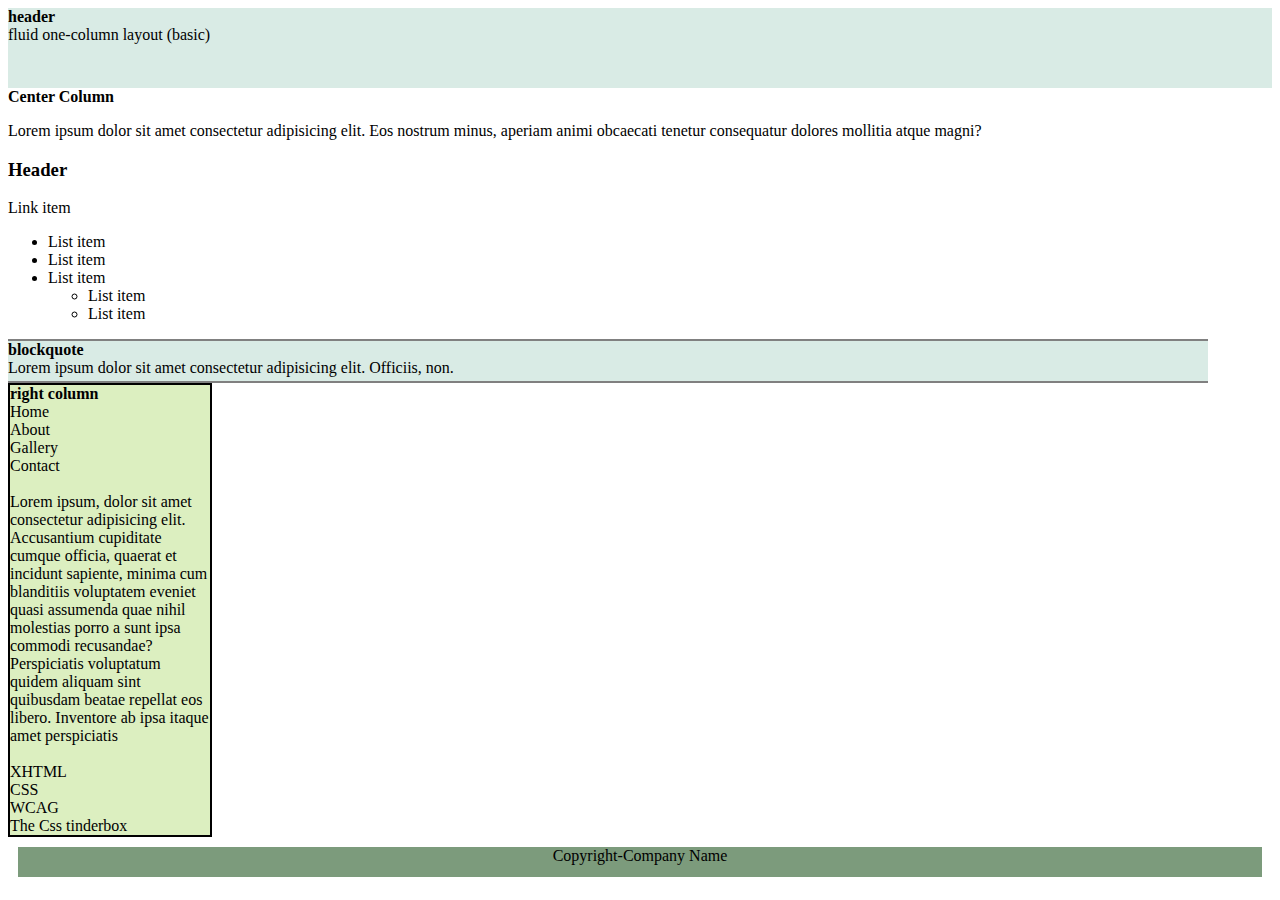
<file: CSS-layouts/layout2/task.html>
<!DOCTYPE html>
<html lang="en">
<head>
    <meta charset="UTF-8">
    <meta name="viewport" content="width=device-width, initial-scale=1.0">
    <title>Document</title>
    <link rel="stylesheet" href="style.css">
</head>
<body>
    <div class="box-head"> <b>header</b> <br>fluid one-column layout (basic) </div>
   
    
    <div class="con-box">
     <div class="box1"> <b>Center Column</b> <p>Lorem ipsum dolor sit amet 
        consectetur adipisicing elit. Eos nostrum minus, aperiam animi obcaecati
         tenetur consequatur dolores mollitia atque magni?</p>
         <h3>Header</h3>
        <p>Link item</p>
   <ul>
    <li>List item</li>
    <li>List item</li>
    <li>List item 
        <ul> <li>List item</li>
        <li>List item</li></ul>
    </li>
   </ul> 
    </div>



    <div class="box2"><b>blockquote</b> <br>Lorem ipsum dolor sit amet consectetur adipisicing elit. Officiis, non.</div>
</div>




    <div class="box3"><b>right column</b> <br> Home <br> About
    <br> Gallery <br> Contact <br> <br>Lorem ipsum, dolor sit amet consectetur adipisicing elit. Accusantium cupiditate cumque 
    officia, quaerat et incidunt sapiente, minima cum blanditiis voluptatem eveniet quasi assumenda quae nihil molestias 
    porro a sunt ipsa commodi recusandae? Perspiciatis voluptatum quidem aliquam sint quibusdam beatae repellat eos libero. 
    Inventore ab ipsa itaque amet perspiciatis<br> <br> XHTML <br> CSS <br>
   WCAG <br> The Css tinderbox</div>


    <div class="box-end">Copyright-Company Name</div>
</body>
</html>
</file>
<file: Bird-animation/style.css>
.body{width: 280px;
    height: 280px;
    background-color: red;
    clip-path: circle(42.9% at 47% 25%);
    transform: translate(550px, 370px);
    }

  .bird div{ 
    position: relative;
animation-duration: 3s;
animation-timing-function: ease-in-out;
animation-iteration-count:infinite;}

.head{width: 250px;
height: 250px;
background-color: black;
clip-path: circle(24.1% at 50% 50%);
animation-name: head-go;
z-index: 9;}
@keyframes head-go {
    0% {left: 70px;
    top: 30px;}
    100% {left: 700px;
    top: 10px;}
}

.eye {width: 50px;
      height: 50px;
    background-color: white;
    transform: translate(110px,80px);
    clip-path: circle(35% at 50% 50%);
    }

    .small {width: 50px;
        height: 50px;
      background-color: black;
      transform: translateX(9px);
      clip-path: circle(12% at 50% 50%);}


.wing{width: 260px;
    height: 220px;
    background-color: gray;
    clip-path: circle(42.9% at 49% 0);
    animation-name: wing-go;
   }
   @keyframes wing-go {
    0% {left: 380px;
        top: -1250px;}
     100% {left: 550px;
        top: -943px;}
   }


.tail{width: 150px;
    height: 150px;
    background-color: black;
    clip-path: polygon(91% 33%, 0 73%, 100% 67%);
    animation-name: tail-go;
    transform: translate(1100px,-510px);
   } 
   @keyframes tail-go {
    from {right: 0px;
    top: 0px;}
    to {right: 650px;
    top: -25px;}
    
   }

.beak{width:300px;
    height: 300px;
    background-color: orange;
    clip-path: ellipse(7% 4% at 50% 100%);
    transform: translate(740px,-600px);
    animation-name: beak-go;}

    @keyframes beak-go {
        from {right: 0px;
        top: 0px;}
        to {right: 2px;
         top: -310px;} } 


.foot{width: 330px;
    height: 330px;
    background-color: blue;
    clip-path: polygon(19% 66%, 23% 83%, 25% 81%, 22% 68%, 27% 61%, 36% 78%, 24% 77%, 25% 81%, 36% 78%, 27% 61%);
    transform: translate(620px,40px);
    animation-name: foot-go;}

    @keyframes foot-go {
        from {right: 0px;
            top: 0px;}
            to {right: 0px;
             top: -225px;}
    }
</file>
<file: Furniture/style.css>
.hero{width: 100%;
height: 100vh;
background-image:url('image/Rectangle\ 1441.png');
background-position: center;
background-repeat: no-repeat;
background-size: cover;}

.dropdown:hover .dropdown-menu {
    display: block;
    margin-top: 0; /* remove the gap so it doesn't close */
}

.img-sofa{background-image: url('image/sofa.png');
width: 100%;
height: 70vh;
box-sizing: border-box;
background-size: center;
background-repeat: no-repeat;}
</file>
<file: Grid/style.css>
.grid-con {display: grid;
grid-template-columns: auto auto auto auto;}

.grid-item { color: white;
             font-size: 20px;
            padding: 20px;
        text-align: center;}

.grid-item:nth-child(1),.grid-item:nth-child(4), .grid-item:nth-child(6) {background-color: black;}

.grid-item:nth-child(2),.grid-item:nth-child(8) {background-color: rgb(0, 174, 255);}

.grid-item:nth-child(3),.grid-item:nth-child(9) {background-color: aquamarine;}

.grid-item:nth-child(5),.grid-item:nth-child(7) {background-color: gray;}

.grid-item:nth-child(6) {grid-area: 2 / 2 / 3 / 4;}

.grid-item:nth-child(5) {grid-area: 2 / 1 / 4 / 2;}

.grid-item:nth-child(7) { grid-area:2 / 4 / 4 / 5;}
</file>
<file: solar system/style.css>
main {
      width: 100%;
      height: 100vh;
      background-color: rgb(36, 2, 68);
      display: flex;
      align-items: center;
      justify-content: center;
}

.circle1,
.circle3,
.circle5,
.circle7,
.circle9,
.circle2,
.circle4,
.circle6,
.circle8 {
      border: 2px solid bisque;
      border-radius: 50%;
      position: relative;
      display: flex;
      align-items: center;
      justify-content: center;
      animation-name: go;
      animation: 100%;
      animation-timing-function: linear;
      animation-iteration-count: infinite;
}

@keyframes go {
      from {
            rotate: 0deg;
      }

      to {
            rotate: 360deg;
      }
}

.circle1 {
      width: 720px;
      height: 720px;
      animation-duration: 30s;
}

.circle2 {
      width: 650px;
      height: 650px;
      animation-duration: 25s;
}

.circle3 {
      width: 580px;
      height: 580px;
      animation-duration: 20s;
}

.circle4 {
      width: 510px;
      height: 510px;
      animation-duration: 15s;
}

.circle5 {
      width: 440px;
      height: 440px;
      animation-duration: 15s;
}

.circle6 {
      width: 370px;
      height: 370px;
      animation-duration: 12s;
}

.circle7 {
      width: 300px;
      height: 300px;
      animation-duration: 10s;
}

.circle8 {
      width: 230px;
      height: 230px;
      animation-duration: 10s;
}

.circle9 {
      width: 160px;
      height: 160px;
      animation-duration: 10s;
}

.sun {
      width: 100px;
      height: 14vh;
      background-color: yellow;
      clip-path: polygon(50% 0%, 80% 10%, 100% 35%, 100% 70%, 80% 90%, 50% 100%, 20% 90%, 0% 70%, 0% 35%, 20% 10%);
      transform: translateX(-410px);
}



.planet1,
.planet2,
.planet3,
.planet4,
.planet5,
.planet6,
.planet7,
.planet8,
.planet9 {
      width: 180px;
      height: 18vh;
      clip-path: circle(12.9% at 50% 50%);
      position: absolute;
      z-index: 1;
}


.planet1 {
      background-color: gray;
      left: 55px;
      bottom: 5px;
}


.planet2 {
      background-color: aqua;
      top: -65px;

}

.planet3 {
      background-color: blue;
      right: -40px;
      top: 60px;
}

.planet4 {
      background-color: yellow;
      top: 100px;
      left: -73px;
}

.planet5 {
      background-color: bisque;
      left: -90px;
}

.planet6 {
      background-color: red;
      bottom: 20px;
      left: -60px;
}

.planet7 {
      background-color: aquamarine;
      top: -65px;
      right: 100px;
}

.planet8 {
      background-color: orangered;
      top: 163px;
}

.planet9 {
      background-color: grey;
      bottom: -30px;
      left: 55px;
}
</file>
<file: Flexbox/table1/style.css>
main {
   width: 100%;
   height: auto; 
   display: flex;
   flex-flow: row wrap;
   gap: 20px;
}

main .box{
    height: 40px;
    background-color: greenyellow;
    display: flex;
    border: 3px solid black;
}
main .con{ width: 100%;
           height: auto;
           display: flex;
           gap: 45px;}


main .box:nth-child(1){width:10% ;}
main .box:nth-child(2){width:60% ;}
main .box:nth-child(3){width:10% ;}
main .box:nth-child(4){width:20% ;}
main .box:nth-child(5){width:10% ;}
main .box:nth-child(6){width:20% ;}
main .box:nth-child(7){width:60% ;}
main .box:nth-child(8){width:20% ;}
main .box:nth-child(9){width:10% ;}
main .box:nth-child(10){width:20% ;}
main .box:nth-child(11){width:10% ;}
main .box:nth-child(12){width:20% ;}
main .box:nth-child(13){width:10% ;}
main .box:nth-child(14){width:20% ;}
</file>
<file: Flexbox/table2/style.css>
main { display: flex; 
    flex-flow: row wrap;
    gap:80px ;}

main .con { width: 100%;
    height: 10vh;
    display: flex;
    border: 3px solid pink; 
    justify-content: space-between;
     padding: 0 5px 0 5px; /* daxilde yer qalir */
}

main .box{ width: 20%;
    height: auto;
    background-color: rgb(69, 69, 188);
    display: flex;
    color: white;
    align-items: center;
    justify-content: center;
    border: 2px solid rgb(41, 41, 141);
    border-radius: 5px; /* cercivenin qiraqlari oval olur */
 }

 main .con2 { width: 80%;
    height: auto;
    display: flex;
    flex-direction: row;
    gap: 10px;
}
</file>
<file: homework1/style.css>
.head-box { height: 50px;
    background-color: rgb(227, 224, 224);}   

.box1 { width: 150px;
        height: auto;
         background-color: bisque;
         display: inline-block;
        
       }

.box2 { width: 750px;
        height: auto ;
        background-color: white;
        display: inline-block;;
   }

.box3 { width: 300px;
        height: auto;
        background-color: aquamarine;
        display: inline-block;}

.box-end { background-color: aquamarine;
           margin-top: 0px;}
</file>
<file: CSS-layouts/layout1/style.css>
.box-head { width: auto;
            height: 80px;
            background-color: rgb(210, 205, 205);}

.box1 { width: 200px;
        height: 400px;
        background-color: beige;
        display: inline-block;}

.box2 { width: 305px;
    height: 400px;
    background-color: rgb(160, 177, 136);
    display: inline-block; }

.box3 { width: 305px;
        height: 400px;
        background-color: rgb(160, 177, 136);
        display: inline-block; }

.box4 { width: 305px;
        height: 400px;
        background-color: rgb(160, 177, 136);
        display: inline-block; }


.box5 { width: 305px;
        height: 400px;
        background-color: rgb(160, 177, 136);
        display: inline-block; }

.box-end { width: auto;
           height: 40px;
           background-color: rgb(160, 177, 136); }
</file>
<file: CSS-layouts/layout2/style.css>
.box-head { width: auto;
            height: 80px;
            background-color: rgb(217, 235, 229);}

.con-box { display: inline-block;}

.box1 { width: 1200px;
        height: auto;
        background-color: white;}

.box2 { width: 1200px;
        height: 40px;
        border-top:2px solid grey ;
        border-bottom:2px solid grey ;
        background-color: rgb(217, 235, 229) ;}

.box3 { width: 200px;
        height: auto;
    background-color:rgb(220, 239, 192);
        display: inline-block;
        border: 2px solid black;}

.box-end { width: auto;
           height: 30px;
            background-color: rgb(124, 155, 124);
            text-align: center;
            margin: 10px;}
</file>
